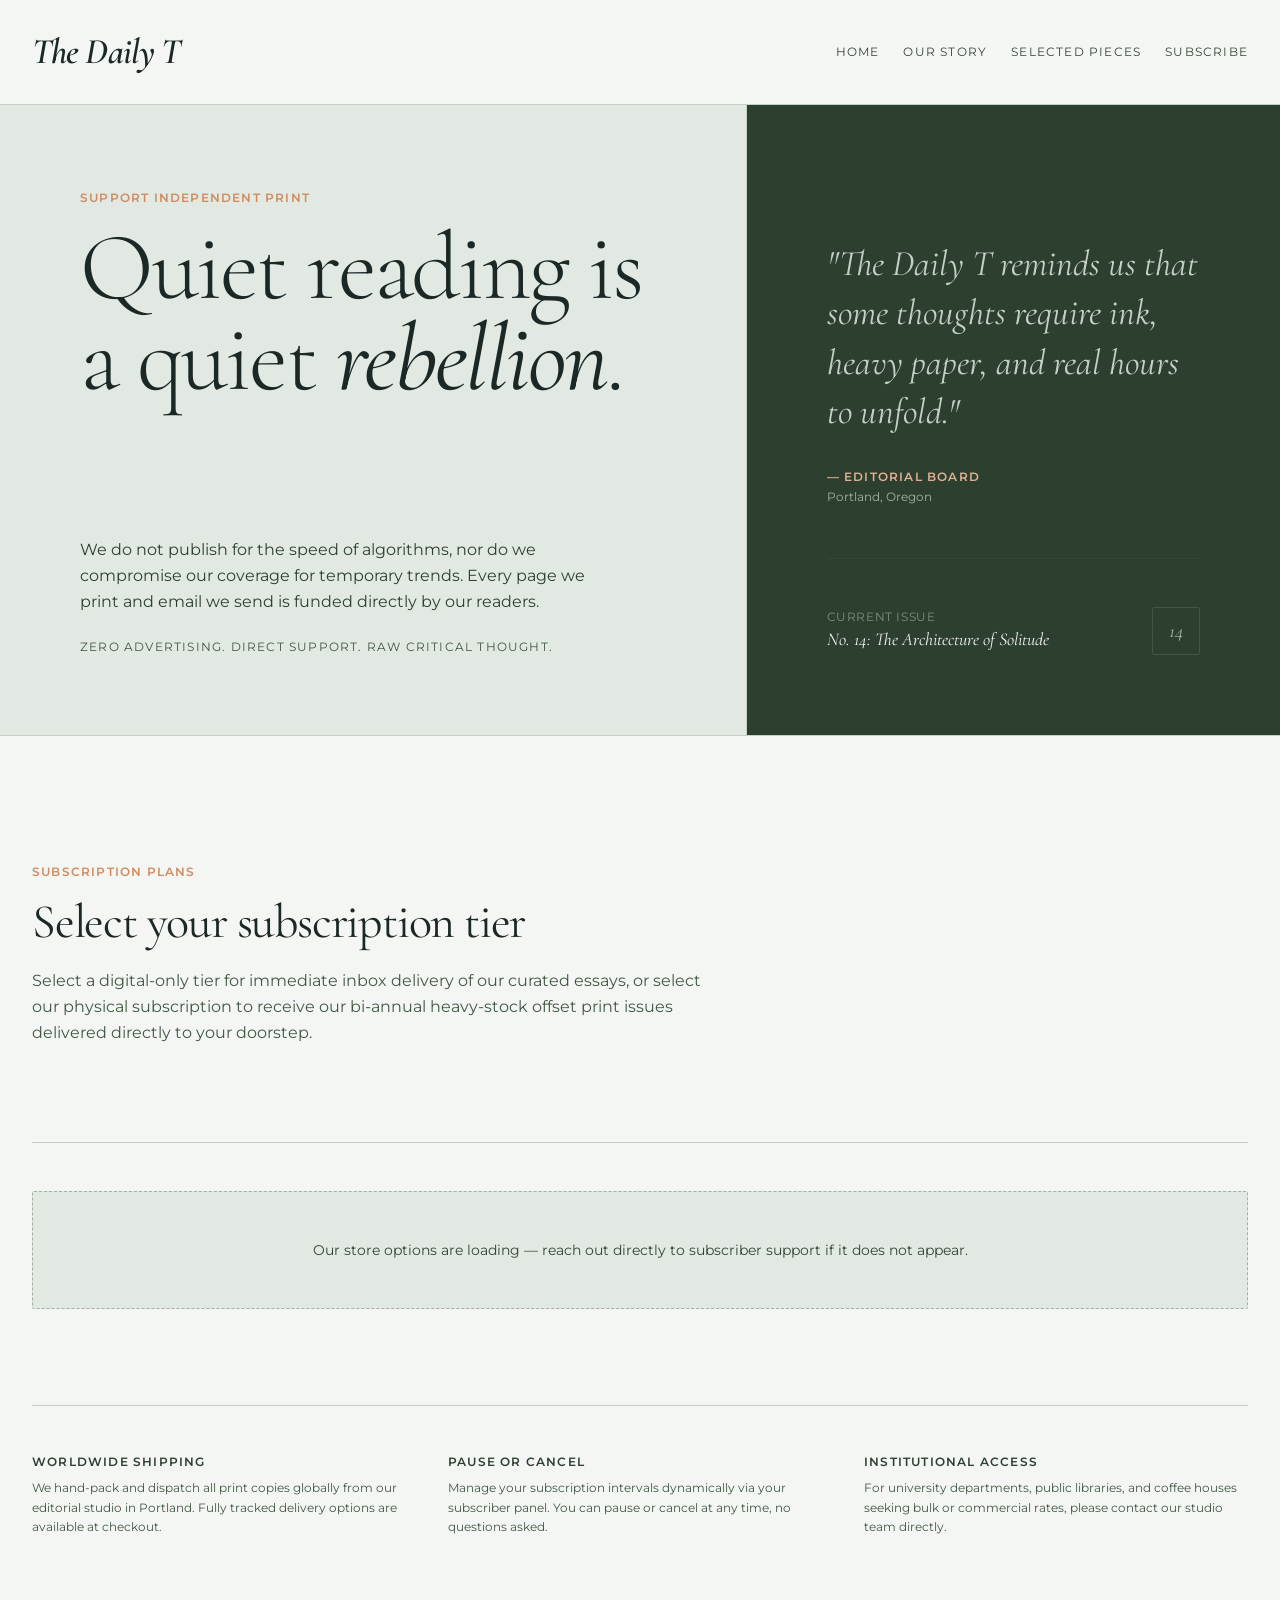
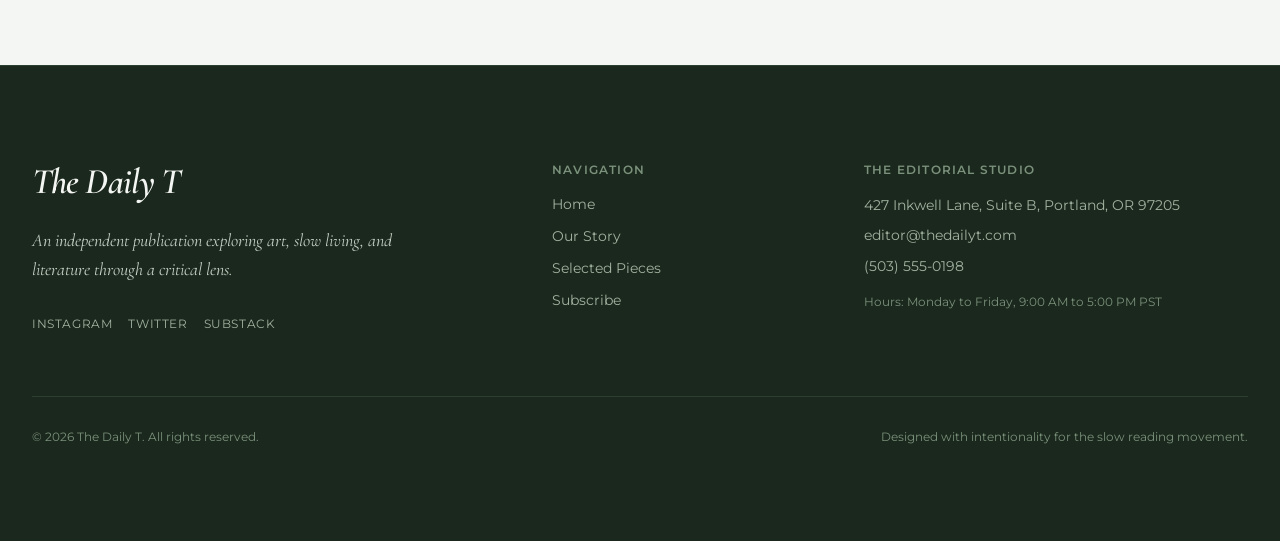
<file: subscribe.html>
<!DOCTYPE html>
<html lang="en">
<head>
<meta charset="utf-8">
<meta name="viewport" content="width=device-width, initial-scale=1">
<title>Subscribe to The Daily T | Support Slow Journalism</title>
<meta name="description" content="Choose your subscription level to receive our physical print editions, exclusive digital essays, and curated weekly dispatches.">
<link rel="canonical" href="https://the-daily-t-762c.sites.tibly.ai/subscribe">
<meta property="og:type" content="website">
<meta property="og:url" content="https://the-daily-t-762c.sites.tibly.ai/subscribe">
<meta property="og:site_name" content="The Daily T">
<meta property="og:title" content="Subscribe to The Daily T | Support Slow Journalism">
<meta property="og:description" content="Choose your subscription level to receive our physical print editions, exclusive digital essays, and curated weekly dispatches.">
<meta name="twitter:card" content="summary_large_image">
<link rel="icon" href="/favicon.svg" type="image/svg+xml">
<link rel="preconnect" href="https://fonts.googleapis.com">
<link rel="preconnect" href="https://fonts.gstatic.com" crossorigin>
<link href="https://fonts.googleapis.com/css2?family=Cormorant+Garamond:ital,wght@0,300;0,400;0,600;1,400&family=Montserrat:wght@300;400;500;600&display=swap" rel="stylesheet">
<link rel="stylesheet" href="/styles.css?v=2ec50cb2">
</head>
<body>
<!-- block:header -->
<header class="w-full bg-brand-50 border-b border-brand-200">
  <div class="max-w-7xl mx-auto px-4 sm:px-6 lg:px-8">
    <div class="flex flex-col md:flex-row md:items-center md:justify-between py-6 md:py-8 gap-4">
      <div class="flex items-center justify-between">
        <a href="/" class="group focus:outline-none">
          <span class="font-display italic text-3xl md:text-4xl tracking-tight text-ink font-semibold" data-tibly-field="business-name">The Daily T</span>
        </a>
      </div>
      <nav class="flex flex-wrap items-center gap-x-6 gap-y-2 text-xs uppercase tracking-widest font-body text-brand-700">
        <a href="/" class="hover:text-ink transition-colors duration-200 py-1 border-b border-transparent hover:border-accent-400">Home</a>
        <a href="/about" class="hover:text-ink transition-colors duration-200 py-1 border-b border-transparent hover:border-accent-400">Our Story</a>
        <a href="/archive" class="hover:text-ink transition-colors duration-200 py-1 border-b border-transparent hover:border-accent-400">Selected Pieces</a>
        <a href="/subscribe" class="hover:text-ink transition-colors duration-200 py-1 border-b border-transparent hover:border-accent-400">Subscribe</a>
      </nav>
    </div>
  </div>
</header>
<!-- /block:header -->
<!-- block:statement-hero -->
<section class="relative bg-brand-50 border-b border-brand-200 overflow-hidden" data-block="statement-hero">
  <div class="grid grid-cols-1 lg:grid-cols-12 min-h-[60vh] lg:min-h-[70vh]">
    
    <!-- Left Column: Pale Sage Brand Tone with Statement Typography -->
    <div class="lg:col-span-7 flex flex-col justify-between p-8 sm:p-12 lg:p-20 bg-brand-100 border-b lg:border-b-0 lg:border-r border-brand-200">
      <div class="space-y-4">
        <span class="inline-block text-accent-400 font-body text-xs tracking-widest uppercase font-semibold">Support Independent Print</span>
        <h1 class="font-display text-5xl sm:text-6xl lg:text-7xl xl:text-8xl tracking-tight text-ink leading-[0.95] font-light">
          Quiet reading is a quiet <span class="italic font-normal">rebellion</span>.
        </h1>
      </div>
      
      <div class="mt-12 lg:mt-24 max-w-lg space-y-6">
        <p class="font-body text-sm sm:text-base text-brand-800 leading-relaxed">
          We do not publish for the speed of algorithms, nor do we compromise our coverage for temporary trends. Every page we print and email we send is funded directly by our readers. 
        </p>
        <p class="font-body text-xs tracking-widest text-brand-600 uppercase">
          Zero advertising. Direct support. Raw critical thought.
        </p>
      </div>
    </div>

    <!-- Right Column: Deep Forest Tone & Visual Anchor -->
    <div class="lg:col-span-5 flex flex-col justify-between p-8 sm:p-12 lg:p-20 bg-brand-800 text-brand-100 relative">
      <!-- Background pattern subtlety -->
      <div class="absolute inset-0 opacity-5 mix-blend-overlay bg-[radial-gradient(#c5d0c5_1px,transparent_1px)] [background-size:16px_16px]"></div>
      
      <div class="relative z-10 space-y-8 my-auto">
        <h2 class="font-display italic text-3xl sm:text-4xl text-brand-200 leading-snug">
          "The Daily T reminds us that some thoughts require ink, heavy paper, and real hours to unfold."
        </h2>
        <div class="space-y-1">
          <p class="font-body text-xs tracking-widest uppercase text-accent-300 font-semibold">— Editorial Board</p>
          <p class="font-body text-xs text-brand-300">Portland, Oregon</p>
        </div>
      </div>

      <div class="relative z-10 pt-12 border-t border-brand-700 mt-12 lg:mt-0 flex flex-col sm:flex-row items-start sm:items-center justify-between gap-4">
        <div>
          <p class="font-body text-xs text-brand-400 uppercase tracking-wider">Current Issue</p>
          <p class="font-display text-lg text-brand-50 italic">No. 14: The Architecture of Solitude</p>
        </div>
        <div class="h-12 w-12 border border-brand-600 flex items-center justify-center rounded-sm">
          <span class="font-display text-brand-300 italic text-xl">14</span>
        </div>
      </div>
    </div>

  </div>
</section>
<!-- /block:statement-hero -->
<!-- block:shop -->
<section class="bg-brand-50 py-16 sm:py-24 lg:py-32" data-block="shop">
  <div class="max-w-7xl mx-auto px-4 sm:px-6 lg:px-8">
    
    <!-- Section Header -->
    <div class="max-w-3xl mb-16 sm:mb-24">
      <span class="text-accent-400 font-body text-xs tracking-widest uppercase font-semibold block mb-3">Subscription Plans</span>
      <h2 class="font-display text-4xl sm:text-5xl tracking-tight text-ink leading-tight">
        Select your subscription tier
      </h2>
      <p class="font-body text-sm sm:text-base text-brand-600 mt-4 leading-relaxed max-w-2xl">
        Select a digital-only tier for immediate inbox delivery of our curated essays, or select our physical subscription to receive our bi-annual heavy-stock offset print issues delivered directly to your doorstep.
      </p>
    </div>

    <!-- Live Store Widget Container -->
    <div class="border-t border-brand-200 pt-12">
      <div data-tibly-store class="font-body text-sm text-brand-700 py-12 text-center bg-brand-100 border border-dashed border-brand-300 rounded-sm">
        Our store options are loading — reach out directly to subscriber support if it does not appear.
      </div>
    </div>

    <!-- Guarantee Notes -->
    <div class="mt-16 sm:mt-24 grid grid-cols-1 md:grid-cols-3 gap-8 pt-12 border-t border-brand-200">
      <div class="space-y-2">
        <h4 class="font-body text-xs tracking-widest uppercase font-semibold text-brand-800">Worldwide Shipping</h4>
        <p class="font-body text-xs text-brand-600 leading-relaxed">
          We hand-pack and dispatch all print copies globally from our editorial studio in Portland. Fully tracked delivery options are available at checkout.
        </p>
      </div>
      <div class="space-y-2">
        <h4 class="font-body text-xs tracking-widest uppercase font-semibold text-brand-800">Pause or Cancel</h4>
        <p class="font-body text-xs text-brand-600 leading-relaxed">
          Manage your subscription intervals dynamically via your subscriber panel. You can pause or cancel at any time, no questions asked.
        </p>
      </div>
      <div class="space-y-2">
        <h4 class="font-body text-xs tracking-widest uppercase font-semibold text-brand-800">Institutional Access</h4>
        <p class="font-body text-xs text-brand-600 leading-relaxed">
          For university departments, public libraries, and coffee houses seeking bulk or commercial rates, please contact our studio team directly.
        </p>
      </div>
    </div>

  </div>
</section>
<!-- /block:shop -->
<!-- block:footer -->
<footer class="w-full bg-brand-900 text-brand-100 border-t border-brand-800">
  <div class="max-w-7xl mx-auto px-4 sm:px-6 lg:px-8 py-16 lg:py-24">
    <div class="grid grid-cols-1 md:grid-cols-12 gap-12 lg:gap-8">
      
      <!-- Column 1: Identity -->
      <div class="md:col-span-5 space-y-6">
        <span class="font-display italic text-3xl md:text-4xl tracking-tight text-brand-50 font-semibold block" data-tibly-field="business-name">The Daily T</span>
        <p class="font-display text-lg text-brand-200 leading-relaxed max-w-sm italic">
          An independent publication exploring art, slow living, and literature through a critical lens.
        </p>
        <div class="flex space-x-4 pt-2" data-tibly-field="links">
          <a href="https://instagram.com" class="text-brand-300 hover:text-accent-300 transition-colors duration-200 text-xs tracking-wider uppercase font-body" aria-label="Instagram">Instagram</a>
          <a href="https://twitter.com" class="text-brand-300 hover:text-accent-300 transition-colors duration-200 text-xs tracking-wider uppercase font-body" aria-label="Twitter">Twitter</a>
          <a href="https://substack.com" class="text-brand-300 hover:text-accent-300 transition-colors duration-200 text-xs tracking-wider uppercase font-body" aria-label="Substack">Substack</a>
        </div>
      </div>

      <!-- Column 2: Navigation -->
      <div class="md:col-span-3 space-y-4">
        <h3 class="font-body text-xs tracking-widest text-brand-400 uppercase font-semibold">Navigation</h3>
        <nav class="flex flex-col space-y-3 font-body text-sm text-brand-300">
          <a href="/" class="hover:text-brand-50 transition-colors duration-200">Home</a>
          <a href="/about" class="hover:text-brand-50 transition-colors duration-200">Our Story</a>
          <a href="/archive" class="hover:text-brand-50 transition-colors duration-200">Selected Pieces</a>
          <a href="/subscribe" class="hover:text-brand-50 transition-colors duration-200">Subscribe</a>
        </nav>
      </div>

      <!-- Column 3: Contact & Logistics -->
      <div class="md:col-span-4 space-y-4">
        <h3 class="font-body text-xs tracking-widest text-brand-400 uppercase font-semibold">The Editorial Studio</h3>
        <div class="font-body text-sm text-brand-300 space-y-2 leading-relaxed">
          <p data-tibly-field="address" class="block">427 Inkwell Lane, Suite B, Portland, OR 97205</p>
          <p class="block">
            <a href="mailto:editor@thedailyt.com" data-tibly-field="email" class="hover:text-brand-50 transition-colors duration-200">editor@thedailyt.com</a>
          </p>
          <p class="block">
            <a href="tel:+15035550198" data-tibly-field="phone" class="hover:text-brand-50 transition-colors duration-200">(503) 555-0198</a>
          </p>
          <div class="pt-2 text-xs text-brand-400">
            <span>Hours: </span>
            <span data-tibly-field="hours">Monday to Friday, 9:00 AM to 5:00 PM PST</span>
          </div>
        </div>
      </div>

    </div>

    <!-- Bottom Copyright -->
    <div class="mt-16 pt-8 border-t border-brand-800 flex flex-col md:flex-row justify-between items-center gap-4 text-xs font-body text-brand-400">
      <p>&copy; 2026 <span data-tibly-field="business-name">The Daily T</span>. All rights reserved.</p>
      <p>Designed with intentionality for the slow reading movement.</p>
    </div>
  </div>
</footer>
<!-- /block:footer -->
  <script async src="https://api.tibly.ai/widget/v1.js"></script>
</body>
</html>
</file>
<file: styles.css>
/*! tailwindcss v4.3.2 | MIT License | https://tailwindcss.com */
@layer properties{@supports (((-webkit-hyphens:none)) and (not (margin-trim:inline))) or ((-moz-orient:inline) and (not (color:rgb(from red r g b)))){*,:before,:after,::backdrop{--tw-translate-x:0;--tw-translate-y:0;--tw-translate-z:0;--tw-rotate-x:initial;--tw-rotate-y:initial;--tw-rotate-z:initial;--tw-skew-x:initial;--tw-skew-y:initial;--tw-space-y-reverse:0;--tw-space-x-reverse:0;--tw-border-style:solid;--tw-leading:initial;--tw-font-weight:initial;--tw-tracking:initial;--tw-shadow:0 0 #0000;--tw-shadow-color:initial;--tw-shadow-alpha:100%;--tw-inset-shadow:0 0 #0000;--tw-inset-shadow-color:initial;--tw-inset-shadow-alpha:100%;--tw-ring-color:initial;--tw-ring-shadow:0 0 #0000;--tw-inset-ring-color:initial;--tw-inset-ring-shadow:0 0 #0000;--tw-ring-inset:initial;--tw-ring-offset-width:0px;--tw-ring-offset-color:#fff;--tw-ring-offset-shadow:0 0 #0000;--tw-blur:initial;--tw-brightness:initial;--tw-contrast:initial;--tw-grayscale:initial;--tw-hue-rotate:initial;--tw-invert:initial;--tw-opacity:initial;--tw-saturate:initial;--tw-sepia:initial;--tw-drop-shadow:initial;--tw-drop-shadow-color:initial;--tw-drop-shadow-alpha:100%;--tw-drop-shadow-size:initial;--tw-duration:initial;--tw-scale-x:1;--tw-scale-y:1;--tw-scale-z:1}}}@layer theme{:root,:host{--font-sans:ui-sans-serif, system-ui, sans-serif, "Apple Color Emoji", "Segoe UI Emoji", "Segoe UI Symbol", "Noto Color Emoji";--font-mono:ui-monospace, SFMono-Regular, Menlo, Monaco, Consolas, "Liberation Mono", "Courier New", monospace;--spacing:.25rem;--container-xs:20rem;--container-sm:24rem;--container-md:28rem;--container-lg:32rem;--container-xl:36rem;--container-2xl:42rem;--container-3xl:48rem;--container-4xl:56rem;--container-5xl:64rem;--container-7xl:80rem;--text-xs:.75rem;--text-xs--line-height:calc(1 / .75);--text-sm:.875rem;--text-sm--line-height:calc(1.25 / .875);--text-base:1rem;--text-base--line-height:calc(1.5 / 1);--text-lg:1.125rem;--text-lg--line-height:calc(1.75 / 1.125);--text-xl:1.25rem;--text-xl--line-height:calc(1.75 / 1.25);--text-2xl:1.5rem;--text-2xl--line-height:calc(2 / 1.5);--text-3xl:1.875rem;--text-3xl--line-height:calc(2.25 / 1.875);--text-4xl:2.25rem;--text-4xl--line-height:calc(2.5 / 2.25);--text-5xl:3rem;--text-5xl--line-height:1;--text-6xl:3.75rem;--text-6xl--line-height:1;--text-7xl:4.5rem;--text-7xl--line-height:1;--text-8xl:6rem;--text-8xl--line-height:1;--font-weight-light:300;--font-weight-normal:400;--font-weight-medium:500;--font-weight-semibold:600;--tracking-tight:-.025em;--tracking-wider:.05em;--tracking-widest:.1em;--leading-tight:1.25;--leading-snug:1.375;--leading-normal:1.5;--leading-relaxed:1.625;--radius-sm:2px;--radius-md:4px;--radius-lg:8px;--aspect-video:16 / 9;--default-transition-duration:.15s;--default-transition-timing-function:cubic-bezier(.4, 0, .2, 1);--default-font-family:var(--font-sans);--default-mono-font-family:var(--font-mono);--color-brand-50:#f4f6f4;--color-brand-100:#e2e8e2;--color-brand-200:#c5d0c5;--color-brand-300:#a1b2a1;--color-brand-400:#7a917b;--color-brand-500:#576f58;--color-brand-600:#425743;--color-brand-700:#354636;--color-brand-800:#2d4030;--color-brand-900:#1b281d;--color-accent-50:#fbf6f2;--color-accent-100:#f6ebdff;--color-accent-200:#ecd1be;--color-accent-300:#e0b093;--color-accent-400:#d08c60;--color-accent-500:#c27344;--color-accent-600:#aa5a35;--color-accent-700:#8d452b;--color-accent-800:#723827;--color-accent-900:#5d3023;--color-surface:#e2e8e2;--color-ink:#1c2826;--font-display:"Cormorant Garamond", Georgia, serif;--font-body:"Montserrat", system-ui, sans-serif}}@layer base{*,:after,:before,::backdrop{box-sizing:border-box;border:0 solid;margin:0;padding:0}::file-selector-button{box-sizing:border-box;border:0 solid;margin:0;padding:0}html,:host{-webkit-text-size-adjust:100%;tab-size:4;line-height:1.5;font-family:var(--default-font-family,ui-sans-serif, system-ui, sans-serif, "Apple Color Emoji", "Segoe UI Emoji", "Segoe UI Symbol", "Noto Color Emoji");font-feature-settings:var(--default-font-feature-settings,normal);font-variation-settings:var(--default-font-variation-settings,normal);-webkit-tap-highlight-color:transparent}hr{height:0;color:inherit;border-top-width:1px}abbr:where([title]){-webkit-text-decoration:underline dotted;text-decoration:underline dotted}h1,h2,h3,h4,h5,h6{font-size:inherit;font-weight:inherit}a{color:inherit;-webkit-text-decoration:inherit;-webkit-text-decoration:inherit;-webkit-text-decoration:inherit;text-decoration:inherit}b,strong{font-weight:bolder}code,kbd,samp,pre{font-family:var(--default-mono-font-family,ui-monospace, SFMono-Regular, Menlo, Monaco, Consolas, "Liberation Mono", "Courier New", monospace);font-feature-settings:var(--default-mono-font-feature-settings,normal);font-variation-settings:var(--default-mono-font-variation-settings,normal);font-size:1em}small{font-size:80%}sub,sup{vertical-align:baseline;font-size:75%;line-height:0;position:relative}sub{bottom:-.25em}sup{top:-.5em}table{text-indent:0;border-color:inherit;border-collapse:collapse}:-moz-focusring{outline:auto}progress{vertical-align:baseline}summary{display:list-item}ol,ul,menu{list-style:none}img,svg,video,canvas,audio,iframe,embed,object{vertical-align:middle;display:block}img,video{max-width:100%;height:auto}button,input,select,optgroup,textarea{font:inherit;font-feature-settings:inherit;font-variation-settings:inherit;letter-spacing:inherit;color:inherit;opacity:1;background-color:#0000;border-radius:0}::file-selector-button{font:inherit;font-feature-settings:inherit;font-variation-settings:inherit;letter-spacing:inherit;color:inherit;opacity:1;background-color:#0000;border-radius:0}:where(select:is([multiple],[size])) optgroup{font-weight:bolder}:where(select:is([multiple],[size])) optgroup option{padding-inline-start:20px}::file-selector-button{margin-inline-end:4px}::placeholder{opacity:1}@supports (not ((-webkit-appearance:-apple-pay-button))) or (contain-intrinsic-size:1px){::placeholder{color:currentColor}@supports (color:color-mix(in lab, red, red)){::placeholder{color:color-mix(in oklab, currentcolor 50%, transparent)}}}textarea{resize:vertical}::-webkit-search-decoration{-webkit-appearance:none}::-webkit-date-and-time-value{min-height:1lh;text-align:inherit}::-webkit-datetime-edit{display:inline-flex}::-webkit-datetime-edit-fields-wrapper{padding:0}::-webkit-datetime-edit{padding-block:0}::-webkit-datetime-edit-year-field{padding-block:0}::-webkit-datetime-edit-month-field{padding-block:0}::-webkit-datetime-edit-day-field{padding-block:0}::-webkit-datetime-edit-hour-field{padding-block:0}::-webkit-datetime-edit-minute-field{padding-block:0}::-webkit-datetime-edit-second-field{padding-block:0}::-webkit-datetime-edit-millisecond-field{padding-block:0}::-webkit-datetime-edit-meridiem-field{padding-block:0}::-webkit-calendar-picker-indicator{line-height:1}:-moz-ui-invalid{box-shadow:none}button,input:where([type=button],[type=reset],[type=submit]){appearance:button}::file-selector-button{appearance:button}::-webkit-inner-spin-button{height:auto}::-webkit-outer-spin-button{height:auto}[hidden]:where(:not([hidden=until-found])){display:none!important}}@layer components{.btn{border-style:var(--tw-border-style);border-width:1px;border-color:var(--color-brand-800);padding-inline:calc(var(--spacing) * 6);padding-block:calc(var(--spacing) * 3);font-family:var(--font-body);font-size:var(--text-xs);line-height:var(--tw-leading,var(--text-xs--line-height));--tw-tracking:var(--tracking-widest);letter-spacing:var(--tracking-widest);color:var(--color-brand-800);text-transform:uppercase;transition-property:color,background-color,border-color,outline-color,text-decoration-color,fill,stroke,--tw-gradient-from,--tw-gradient-via,--tw-gradient-to;transition-timing-function:var(--tw-ease,var(--default-transition-timing-function));transition-duration:var(--tw-duration,var(--default-transition-duration));--tw-duration:.2s;justify-content:center;align-items:center;transition-duration:.2s;display:inline-flex}@media (hover:hover){.btn:hover{background-color:var(--color-brand-800);color:var(--color-brand-50)}}.btn:focus{--tw-ring-shadow:var(--tw-ring-inset,) 0 0 0 calc(1px + var(--tw-ring-offset-width)) var(--tw-ring-color,currentcolor);box-shadow:var(--tw-inset-shadow), var(--tw-inset-ring-shadow), var(--tw-ring-offset-shadow), var(--tw-ring-shadow), var(--tw-shadow);--tw-ring-color:var(--color-brand-800);--tw-ring-offset-width:2px;--tw-ring-offset-shadow:var(--tw-ring-inset,) 0 0 0 var(--tw-ring-offset-width) var(--tw-ring-offset-color);--tw-outline-style:none;outline-style:none}.btn-accent{background-color:var(--color-accent-400);padding-inline:calc(var(--spacing) * 6);padding-block:calc(var(--spacing) * 3);font-family:var(--font-body);font-size:var(--text-xs);line-height:var(--tw-leading,var(--text-xs--line-height));--tw-tracking:var(--tracking-widest);letter-spacing:var(--tracking-widest);color:var(--color-brand-50);text-transform:uppercase;transition-property:color,background-color,border-color,outline-color,text-decoration-color,fill,stroke,--tw-gradient-from,--tw-gradient-via,--tw-gradient-to;transition-timing-function:var(--tw-ease,var(--default-transition-timing-function));transition-duration:var(--tw-duration,var(--default-transition-duration));--tw-duration:.2s;justify-content:center;align-items:center;transition-duration:.2s;display:inline-flex}@media (hover:hover){.btn-accent:hover{background-color:var(--color-accent-500)}}.btn-accent:focus{--tw-ring-shadow:var(--tw-ring-inset,) 0 0 0 calc(1px + var(--tw-ring-offset-width)) var(--tw-ring-color,currentcolor);box-shadow:var(--tw-inset-shadow), var(--tw-inset-ring-shadow), var(--tw-ring-offset-shadow), var(--tw-ring-shadow), var(--tw-shadow);--tw-ring-color:var(--color-accent-400);--tw-ring-offset-width:2px;--tw-ring-offset-shadow:var(--tw-ring-inset,) 0 0 0 var(--tw-ring-offset-width) var(--tw-ring-offset-color);--tw-outline-style:none;outline-style:none}.card{border-style:var(--tw-border-style);border-width:1px;border-color:var(--color-brand-200);background-color:var(--color-brand-50);padding:calc(var(--spacing) * 6);transition-property:all;transition-timing-function:var(--tw-ease,var(--default-transition-timing-function));transition-duration:var(--tw-duration,var(--default-transition-duration));--tw-duration:.2s;transition-duration:.2s}}@layer utilities{.pointer-events-none{pointer-events:none}.absolute{position:absolute}.relative{position:relative}.inset-0{inset:0}.top-1\/2{top:50%}.-bottom-6{bottom:calc(var(--spacing) * -6)}.-left-6{left:calc(var(--spacing) * -6)}.left-0{left:0}.left-1\/2{left:50%}.z-10{z-index:10}.m-2{margin:calc(var(--spacing) * 2)}.mx-auto{margin-inline:auto}.my-8{margin-block:calc(var(--spacing) * 8)}.my-auto{margin-block:auto}.mt-1{margin-top:var(--spacing)}.mt-3{margin-top:calc(var(--spacing) * 3)}.mt-4{margin-top:calc(var(--spacing) * 4)}.mt-8{margin-top:calc(var(--spacing) * 8)}.mt-12{margin-top:calc(var(--spacing) * 12)}.mt-16{margin-top:calc(var(--spacing) * 16)}.mb-2{margin-bottom:calc(var(--spacing) * 2)}.mb-3{margin-bottom:calc(var(--spacing) * 3)}.mb-6{margin-bottom:calc(var(--spacing) * 6)}.mb-8{margin-bottom:calc(var(--spacing) * 8)}.mb-10{margin-bottom:calc(var(--spacing) * 10)}.mb-12{margin-bottom:calc(var(--spacing) * 12)}.mb-16{margin-bottom:calc(var(--spacing) * 16)}.ml-2{margin-left:calc(var(--spacing) * 2)}.block{display:block}.flex{display:flex}.grid{display:grid}.hidden{display:none}.inline-block{display:inline-block}.inline-flex{display:inline-flex}.table{display:table}.aspect-4\/3{aspect-ratio:4/3}.aspect-4\/5{aspect-ratio:4/5}.aspect-16\/9{aspect-ratio:16/9}.aspect-\[3\/4\]{aspect-ratio:3/4}.aspect-square{aspect-ratio:1}.aspect-video{aspect-ratio:var(--aspect-video)}.h-1\.5{height:calc(var(--spacing) * 1.5)}.h-12{height:calc(var(--spacing) * 12)}.h-48{height:calc(var(--spacing) * 48)}.h-\[800px\]{height:800px}.h-full{height:100%}.h-px{height:1px}.min-h-\[60vh\]{min-height:60vh}.w-1{width:var(--spacing)}.w-1\.5{width:calc(var(--spacing) * 1.5)}.w-8{width:calc(var(--spacing) * 8)}.w-12{width:calc(var(--spacing) * 12)}.w-20{width:calc(var(--spacing) * 20)}.w-\[800px\]{width:800px}.w-full{width:100%}.max-w-2xl{max-width:var(--container-2xl)}.max-w-3xl{max-width:var(--container-3xl)}.max-w-4xl{max-width:var(--container-4xl)}.max-w-5xl{max-width:var(--container-5xl)}.max-w-7xl{max-width:var(--container-7xl)}.max-w-\[200px\]{max-width:200px}.max-w-lg{max-width:var(--container-lg)}.max-w-md{max-width:var(--container-md)}.max-w-prose{max-width:65ch}.max-w-sm{max-width:var(--container-sm)}.max-w-xl{max-width:var(--container-xl)}.max-w-xs{max-width:var(--container-xs)}.-translate-x-1\/2{--tw-translate-x:calc(calc(1 / 2 * 100%) * -1);translate:var(--tw-translate-x) var(--tw-translate-y)}.-translate-y-1\/2{--tw-translate-y:calc(calc(1 / 2 * 100%) * -1);translate:var(--tw-translate-x) var(--tw-translate-y)}.transform{transform:var(--tw-rotate-x,) var(--tw-rotate-y,) var(--tw-rotate-z,) var(--tw-skew-x,) var(--tw-skew-y,)}.grid-cols-1{grid-template-columns:repeat(1,minmax(0,1fr))}.grid-cols-2{grid-template-columns:repeat(2,minmax(0,1fr))}.flex-col{flex-direction:column}.flex-wrap{flex-wrap:wrap}.items-baseline{align-items:baseline}.items-center{align-items:center}.items-start{align-items:flex-start}.justify-between{justify-content:space-between}.justify-center{justify-content:center}.gap-1{gap:var(--spacing)}.gap-2{gap:calc(var(--spacing) * 2)}.gap-4{gap:calc(var(--spacing) * 4)}.gap-6{gap:calc(var(--spacing) * 6)}.gap-8{gap:calc(var(--spacing) * 8)}.gap-12{gap:calc(var(--spacing) * 12)}:where(.space-y-1>:not(:last-child)){--tw-space-y-reverse:0;margin-block-start:calc(var(--spacing) * var(--tw-space-y-reverse));margin-block-end:calc(var(--spacing) * calc(1 - var(--tw-space-y-reverse)))}:where(.space-y-2>:not(:last-child)){--tw-space-y-reverse:0;margin-block-start:calc(calc(var(--spacing) * 2) * var(--tw-space-y-reverse));margin-block-end:calc(calc(var(--spacing) * 2) * calc(1 - var(--tw-space-y-reverse)))}:where(.space-y-3>:not(:last-child)){--tw-space-y-reverse:0;margin-block-start:calc(calc(var(--spacing) * 3) * var(--tw-space-y-reverse));margin-block-end:calc(calc(var(--spacing) * 3) * calc(1 - var(--tw-space-y-reverse)))}:where(.space-y-4>:not(:last-child)){--tw-space-y-reverse:0;margin-block-start:calc(calc(var(--spacing) * 4) * var(--tw-space-y-reverse));margin-block-end:calc(calc(var(--spacing) * 4) * calc(1 - var(--tw-space-y-reverse)))}:where(.space-y-6>:not(:last-child)){--tw-space-y-reverse:0;margin-block-start:calc(calc(var(--spacing) * 6) * var(--tw-space-y-reverse));margin-block-end:calc(calc(var(--spacing) * 6) * calc(1 - var(--tw-space-y-reverse)))}:where(.space-y-8>:not(:last-child)){--tw-space-y-reverse:0;margin-block-start:calc(calc(var(--spacing) * 8) * var(--tw-space-y-reverse));margin-block-end:calc(calc(var(--spacing) * 8) * calc(1 - var(--tw-space-y-reverse)))}:where(.space-y-24>:not(:last-child)){--tw-space-y-reverse:0;margin-block-start:calc(calc(var(--spacing) * 24) * var(--tw-space-y-reverse));margin-block-end:calc(calc(var(--spacing) * 24) * calc(1 - var(--tw-space-y-reverse)))}.gap-x-6{column-gap:calc(var(--spacing) * 6)}:where(.space-x-4>:not(:last-child)){--tw-space-x-reverse:0;margin-inline-start:calc(calc(var(--spacing) * 4) * var(--tw-space-x-reverse));margin-inline-end:calc(calc(var(--spacing) * 4) * calc(1 - var(--tw-space-x-reverse)))}.gap-y-2{row-gap:calc(var(--spacing) * 2)}.overflow-hidden{overflow:hidden}.rounded-full{border-radius:3.40282e38px}.rounded-sm{border-radius:var(--radius-sm)}.border{border-style:var(--tw-border-style);border-width:1px}.border-t{border-top-style:var(--tw-border-style);border-top-width:1px}.border-b{border-bottom-style:var(--tw-border-style);border-bottom-width:1px}.border-dashed{--tw-border-style:dashed;border-style:dashed}.border-accent-200{border-color:var(--color-accent-200)}.border-brand-100{border-color:var(--color-brand-100)}.border-brand-200{border-color:var(--color-brand-200)}.border-brand-300{border-color:var(--color-brand-300)}.border-brand-600{border-color:var(--color-brand-600)}.border-brand-700{border-color:var(--color-brand-700)}.border-brand-800{border-color:var(--color-brand-800)}.border-transparent{border-color:#0000}.bg-accent-400{background-color:var(--color-accent-400)}.bg-brand-50{background-color:var(--color-brand-50)}.bg-brand-100{background-color:var(--color-brand-100)}.bg-brand-700{background-color:var(--color-brand-700)}.bg-brand-800{background-color:var(--color-brand-800)}.bg-brand-900{background-color:var(--color-brand-900)}.bg-radial-\[circle_at_center\,_var\(--color-brand-100\)_0\%\,_transparent_100\%\]{--tw-gradient-position:circle at center, var(--color-brand-100) 0%, transparent 100%;background-image:radial-gradient(var(--tw-gradient-stops,circle at center, var(--color-brand-100) 0%, transparent 100%))}.bg-\[radial-gradient\(\#c5d0c5_1px\,transparent_1px\)\]{background-image:radial-gradient(#c5d0c5 1px,#0000 1px)}.\[background-size\:16px_16px\]{background-size:16px 16px}.object-cover{object-fit:cover}.p-4{padding:calc(var(--spacing) * 4)}.p-6{padding:calc(var(--spacing) * 6)}.p-8{padding:calc(var(--spacing) * 8)}.px-2{padding-inline:calc(var(--spacing) * 2)}.px-3{padding-inline:calc(var(--spacing) * 3)}.px-4{padding-inline:calc(var(--spacing) * 4)}.px-6{padding-inline:calc(var(--spacing) * 6)}.px-8{padding-inline:calc(var(--spacing) * 8)}.py-1{padding-block:var(--spacing)}.py-2{padding-block:calc(var(--spacing) * 2)}.py-3{padding-block:calc(var(--spacing) * 3)}.py-4{padding-block:calc(var(--spacing) * 4)}.py-6{padding-block:calc(var(--spacing) * 6)}.py-10{padding-block:calc(var(--spacing) * 10)}.py-12{padding-block:calc(var(--spacing) * 12)}.py-16{padding-block:calc(var(--spacing) * 16)}.py-20{padding-block:calc(var(--spacing) * 20)}.py-24{padding-block:calc(var(--spacing) * 24)}.pt-2{padding-top:calc(var(--spacing) * 2)}.pt-4{padding-top:calc(var(--spacing) * 4)}.pt-6{padding-top:calc(var(--spacing) * 6)}.pt-8{padding-top:calc(var(--spacing) * 8)}.pt-12{padding-top:calc(var(--spacing) * 12)}.pb-2{padding-bottom:calc(var(--spacing) * 2)}.pb-8{padding-bottom:calc(var(--spacing) * 8)}.text-center{text-align:center}.text-left{text-align:left}.font-body{font-family:var(--font-body)}.font-display{font-family:var(--font-display)}.text-2xl{font-size:var(--text-2xl);line-height:var(--tw-leading,var(--text-2xl--line-height))}.text-3xl{font-size:var(--text-3xl);line-height:var(--tw-leading,var(--text-3xl--line-height))}.text-4xl{font-size:var(--text-4xl);line-height:var(--tw-leading,var(--text-4xl--line-height))}.text-5xl{font-size:var(--text-5xl);line-height:var(--tw-leading,var(--text-5xl--line-height))}.text-base{font-size:var(--text-base);line-height:var(--tw-leading,var(--text-base--line-height))}.text-lg{font-size:var(--text-lg);line-height:var(--tw-leading,var(--text-lg--line-height))}.text-sm{font-size:var(--text-sm);line-height:var(--tw-leading,var(--text-sm--line-height))}.text-xl{font-size:var(--text-xl);line-height:var(--tw-leading,var(--text-xl--line-height))}.text-xs{font-size:var(--text-xs);line-height:var(--tw-leading,var(--text-xs--line-height))}.text-\[10px\]{font-size:10px}.leading-\[0\.9\]{--tw-leading:.9;line-height:.9}.leading-\[0\.95\]{--tw-leading:.95;line-height:.95}.leading-none{--tw-leading:1;line-height:1}.leading-normal{--tw-leading:var(--leading-normal);line-height:var(--leading-normal)}.leading-relaxed{--tw-leading:var(--leading-relaxed);line-height:var(--leading-relaxed)}.leading-snug{--tw-leading:var(--leading-snug);line-height:var(--leading-snug)}.leading-tight{--tw-leading:var(--leading-tight);line-height:var(--leading-tight)}.font-light{--tw-font-weight:var(--font-weight-light);font-weight:var(--font-weight-light)}.font-medium{--tw-font-weight:var(--font-weight-medium);font-weight:var(--font-weight-medium)}.font-normal{--tw-font-weight:var(--font-weight-normal);font-weight:var(--font-weight-normal)}.font-semibold{--tw-font-weight:var(--font-weight-semibold);font-weight:var(--font-weight-semibold)}.tracking-tight{--tw-tracking:var(--tracking-tight);letter-spacing:var(--tracking-tight)}.tracking-wider{--tw-tracking:var(--tracking-wider);letter-spacing:var(--tracking-wider)}.tracking-widest{--tw-tracking:var(--tracking-widest);letter-spacing:var(--tracking-widest)}.whitespace-nowrap{white-space:nowrap}.text-accent-300{color:var(--color-accent-300)}.text-accent-400{color:var(--color-accent-400)}.text-accent-500{color:var(--color-accent-500)}.text-accent-600{color:var(--color-accent-600)}.text-brand-50{color:var(--color-brand-50)}.text-brand-100{color:var(--color-brand-100)}.text-brand-200{color:var(--color-brand-200)}.text-brand-300{color:var(--color-brand-300)}.text-brand-400{color:var(--color-brand-400)}.text-brand-500{color:var(--color-brand-500)}.text-brand-600{color:var(--color-brand-600)}.text-brand-700{color:var(--color-brand-700)}.text-brand-800{color:var(--color-brand-800)}.text-brand-900{color:var(--color-brand-900)}.text-ink{color:var(--color-ink)}.uppercase{text-transform:uppercase}.italic{font-style:italic}.opacity-5{opacity:.05}.opacity-10{opacity:.1}.opacity-40{opacity:.4}.mix-blend-overlay{mix-blend-mode:overlay}.shadow-sm{--tw-shadow:0 1px 3px 0 var(--tw-shadow-color,#0000001a), 0 1px 2px -1px var(--tw-shadow-color,#0000001a);box-shadow:var(--tw-inset-shadow), var(--tw-inset-ring-shadow), var(--tw-ring-offset-shadow), var(--tw-ring-shadow), var(--tw-shadow)}.brightness-95{--tw-brightness:brightness(95%);filter:var(--tw-blur,) var(--tw-brightness,) var(--tw-contrast,) var(--tw-grayscale,) var(--tw-hue-rotate,) var(--tw-invert,) var(--tw-saturate,) var(--tw-sepia,) var(--tw-drop-shadow,)}.contrast-105{--tw-contrast:contrast(105%);filter:var(--tw-blur,) var(--tw-brightness,) var(--tw-contrast,) var(--tw-grayscale,) var(--tw-hue-rotate,) var(--tw-invert,) var(--tw-saturate,) var(--tw-sepia,) var(--tw-drop-shadow,)}.contrast-110{--tw-contrast:contrast(110%);filter:var(--tw-blur,) var(--tw-brightness,) var(--tw-contrast,) var(--tw-grayscale,) var(--tw-hue-rotate,) var(--tw-invert,) var(--tw-saturate,) var(--tw-sepia,) var(--tw-drop-shadow,)}.contrast-115{--tw-contrast:contrast(115%);filter:var(--tw-blur,) var(--tw-brightness,) var(--tw-contrast,) var(--tw-grayscale,) var(--tw-hue-rotate,) var(--tw-invert,) var(--tw-saturate,) var(--tw-sepia,) var(--tw-drop-shadow,)}.grayscale{--tw-grayscale:grayscale(100%);filter:var(--tw-blur,) var(--tw-brightness,) var(--tw-contrast,) var(--tw-grayscale,) var(--tw-hue-rotate,) var(--tw-invert,) var(--tw-saturate,) var(--tw-sepia,) var(--tw-drop-shadow,)}.transition-all{transition-property:all;transition-timing-function:var(--tw-ease,var(--default-transition-timing-function));transition-duration:var(--tw-duration,var(--default-transition-duration))}.transition-colors{transition-property:color,background-color,border-color,outline-color,text-decoration-color,fill,stroke,--tw-gradient-from,--tw-gradient-via,--tw-gradient-to;transition-timing-function:var(--tw-ease,var(--default-transition-timing-function));transition-duration:var(--tw-duration,var(--default-transition-duration))}.transition-transform{transition-property:transform,translate,scale,rotate;transition-timing-function:var(--tw-ease,var(--default-transition-timing-function));transition-duration:var(--tw-duration,var(--default-transition-duration))}.duration-200{--tw-duration:.2s;transition-duration:.2s}.duration-300{--tw-duration:.3s;transition-duration:.3s}.duration-500{--tw-duration:.5s;transition-duration:.5s}@media (hover:hover){.group-hover\:translate-x-1:is(:where(.group):hover *){--tw-translate-x:var(--spacing);translate:var(--tw-translate-x) var(--tw-translate-y)}.group-hover\:text-accent-700:is(:where(.group):hover *){color:var(--color-accent-700)}}.first-letter\:float-left:first-letter{float:left}.first-letter\:mr-3:first-letter{margin-right:calc(var(--spacing) * 3)}.first-letter\:font-display:first-letter{font-family:var(--font-display)}.first-letter\:text-7xl:first-letter{font-size:var(--text-7xl);line-height:var(--tw-leading,var(--text-7xl--line-height))}.first-letter\:leading-none:first-letter{--tw-leading:1;line-height:1}.first-letter\:font-light:first-letter{--tw-font-weight:var(--font-weight-light);font-weight:var(--font-weight-light)}.first-letter\:text-accent-400:first-letter{color:var(--color-accent-400)}.placeholder\:text-brand-400::placeholder{color:var(--color-brand-400)}@media (hover:hover){.hover\:scale-105:hover{--tw-scale-x:105%;--tw-scale-y:105%;--tw-scale-z:105%;scale:var(--tw-scale-x) var(--tw-scale-y)}.hover\:border-accent-400:hover{border-color:var(--color-accent-400)}.hover\:bg-accent-400:hover{background-color:var(--color-accent-400)}.hover\:bg-brand-50\/50:hover{background-color:#f4f6f480}@supports (color:color-mix(in lab, red, red)){.hover\:bg-brand-50\/50:hover{background-color:color-mix(in oklab, var(--color-brand-50) 50%, transparent)}}.hover\:bg-brand-700:hover{background-color:var(--color-brand-700)}.hover\:text-accent-300:hover{color:var(--color-accent-300)}.hover\:text-accent-500:hover{color:var(--color-accent-500)}.hover\:text-accent-600:hover{color:var(--color-accent-600)}.hover\:text-brand-50:hover{color:var(--color-brand-50)}.hover\:text-ink:hover{color:var(--color-ink)}.hover\:grayscale-0:hover{--tw-grayscale:grayscale(0%);filter:var(--tw-blur,) var(--tw-brightness,) var(--tw-contrast,) var(--tw-grayscale,) var(--tw-hue-rotate,) var(--tw-invert,) var(--tw-saturate,) var(--tw-sepia,) var(--tw-drop-shadow,)}}.focus\:border-brand-800:focus{border-color:var(--color-brand-800)}.focus\:ring-1:focus{--tw-ring-shadow:var(--tw-ring-inset,) 0 0 0 calc(1px + var(--tw-ring-offset-width)) var(--tw-ring-color,currentcolor);box-shadow:var(--tw-inset-shadow), var(--tw-inset-ring-shadow), var(--tw-ring-offset-shadow), var(--tw-ring-shadow), var(--tw-shadow)}.focus\:ring-brand-800:focus{--tw-ring-color:var(--color-brand-800)}.focus\:outline-none:focus{--tw-outline-style:none;outline-style:none}@media (min-width:40rem){.sm\:mt-24{margin-top:calc(var(--spacing) * 24)}.sm\:mb-24{margin-bottom:calc(var(--spacing) * 24)}.sm\:flex-row{flex-direction:row}.sm\:items-center{align-items:center}.sm\:p-12{padding:calc(var(--spacing) * 12)}.sm\:px-6{padding-inline:calc(var(--spacing) * 6)}.sm\:px-8{padding-inline:calc(var(--spacing) * 8)}.sm\:py-24{padding-block:calc(var(--spacing) * 24)}.sm\:text-4xl{font-size:var(--text-4xl);line-height:var(--tw-leading,var(--text-4xl--line-height))}.sm\:text-5xl{font-size:var(--text-5xl);line-height:var(--tw-leading,var(--text-5xl--line-height))}.sm\:text-6xl{font-size:var(--text-6xl);line-height:var(--tw-leading,var(--text-6xl--line-height))}.sm\:text-base{font-size:var(--text-base);line-height:var(--tw-leading,var(--text-base--line-height))}.sm\:text-xl{font-size:var(--text-xl);line-height:var(--tw-leading,var(--text-xl--line-height))}}@media (min-width:48rem){.md\:col-span-2{grid-column:span 2/span 2}.md\:col-span-3{grid-column:span 3/span 3}.md\:col-span-4{grid-column:span 4/span 4}.md\:col-span-5{grid-column:span 5/span 5}.md\:col-span-7{grid-column:span 7/span 7}.md\:mt-12{margin-top:calc(var(--spacing) * 12)}.md\:mb-16{margin-bottom:calc(var(--spacing) * 16)}.md\:block{display:block}.md\:w-2{width:calc(var(--spacing) * 2)}.md\:grid-cols-2{grid-template-columns:repeat(2,minmax(0,1fr))}.md\:grid-cols-3{grid-template-columns:repeat(3,minmax(0,1fr))}.md\:grid-cols-4{grid-template-columns:repeat(4,minmax(0,1fr))}.md\:grid-cols-12{grid-template-columns:repeat(12,minmax(0,1fr))}.md\:flex-row{flex-direction:row}.md\:items-center{align-items:center}.md\:items-end{align-items:flex-end}.md\:justify-between{justify-content:space-between}.md\:p-16{padding:calc(var(--spacing) * 16)}.md\:px-4{padding-inline:calc(var(--spacing) * 4)}.md\:py-8{padding-block:calc(var(--spacing) * 8)}.md\:py-24{padding-block:calc(var(--spacing) * 24)}.md\:py-32{padding-block:calc(var(--spacing) * 32)}.md\:text-left{text-align:left}.md\:text-right{text-align:right}.md\:text-2xl{font-size:var(--text-2xl);line-height:var(--tw-leading,var(--text-2xl--line-height))}.md\:text-3xl{font-size:var(--text-3xl);line-height:var(--tw-leading,var(--text-3xl--line-height))}.md\:text-4xl{font-size:var(--text-4xl);line-height:var(--tw-leading,var(--text-4xl--line-height))}.md\:text-5xl{font-size:var(--text-5xl);line-height:var(--tw-leading,var(--text-5xl--line-height))}.md\:text-6xl{font-size:var(--text-6xl);line-height:var(--tw-leading,var(--text-6xl--line-height))}.md\:text-7xl{font-size:var(--text-7xl);line-height:var(--tw-leading,var(--text-7xl--line-height))}.md\:text-base{font-size:var(--text-base);line-height:var(--tw-leading,var(--text-base--line-height))}.md\:text-sm{font-size:var(--text-sm);line-height:var(--tw-leading,var(--text-sm--line-height))}}@media (min-width:64rem){.lg\:sticky{position:sticky}.lg\:top-8{top:calc(var(--spacing) * 8)}.lg\:order-1{order:1}.lg\:order-2{order:2}.lg\:col-span-5{grid-column:span 5/span 5}.lg\:col-span-6{grid-column:span 6/span 6}.lg\:col-span-7{grid-column:span 7/span 7}.lg\:mt-0{margin-top:0}.lg\:mt-24{margin-top:calc(var(--spacing) * 24)}.lg\:aspect-3\/2{aspect-ratio:3/2}.lg\:min-h-\[70vh\]{min-height:70vh}.lg\:grid-cols-12{grid-template-columns:repeat(12,minmax(0,1fr))}.lg\:gap-6{gap:calc(var(--spacing) * 6)}.lg\:gap-8{gap:calc(var(--spacing) * 8)}.lg\:gap-20{gap:calc(var(--spacing) * 20)}:where(.lg\:space-y-36>:not(:last-child)){--tw-space-y-reverse:0;margin-block-start:calc(calc(var(--spacing) * 36) * var(--tw-space-y-reverse));margin-block-end:calc(calc(var(--spacing) * 36) * calc(1 - var(--tw-space-y-reverse)))}:where(.lg\:space-y-40>:not(:last-child)){--tw-space-y-reverse:0;margin-block-start:calc(calc(var(--spacing) * 40) * var(--tw-space-y-reverse));margin-block-end:calc(calc(var(--spacing) * 40) * calc(1 - var(--tw-space-y-reverse)))}.lg\:border-r{border-right-style:var(--tw-border-style);border-right-width:1px}.lg\:border-b-0{border-bottom-style:var(--tw-border-style);border-bottom-width:0}.lg\:p-6{padding:calc(var(--spacing) * 6)}.lg\:p-20{padding:calc(var(--spacing) * 20)}.lg\:px-8{padding-inline:calc(var(--spacing) * 8)}.lg\:px-12{padding-inline:calc(var(--spacing) * 12)}.lg\:py-24{padding-block:calc(var(--spacing) * 24)}.lg\:py-28{padding-block:calc(var(--spacing) * 28)}.lg\:py-32{padding-block:calc(var(--spacing) * 32)}.lg\:py-36{padding-block:calc(var(--spacing) * 36)}.lg\:text-5xl{font-size:var(--text-5xl);line-height:var(--tw-leading,var(--text-5xl--line-height))}.lg\:text-6xl{font-size:var(--text-6xl);line-height:var(--tw-leading,var(--text-6xl--line-height))}.lg\:text-7xl{font-size:var(--text-7xl);line-height:var(--tw-leading,var(--text-7xl--line-height))}.lg\:text-8xl{font-size:var(--text-8xl);line-height:var(--tw-leading,var(--text-8xl--line-height))}}@media (min-width:80rem){.xl\:text-8xl{font-size:var(--text-8xl);line-height:var(--tw-leading,var(--text-8xl--line-height))}}}@property --tw-translate-x{syntax:"*";inherits:false;initial-value:0}@property --tw-translate-y{syntax:"*";inherits:false;initial-value:0}@property --tw-translate-z{syntax:"*";inherits:false;initial-value:0}@property --tw-rotate-x{syntax:"*";inherits:false}@property --tw-rotate-y{syntax:"*";inherits:false}@property --tw-rotate-z{syntax:"*";inherits:false}@property --tw-skew-x{syntax:"*";inherits:false}@property --tw-skew-y{syntax:"*";inherits:false}@property --tw-space-y-reverse{syntax:"*";inherits:false;initial-value:0}@property --tw-space-x-reverse{syntax:"*";inherits:false;initial-value:0}@property --tw-border-style{syntax:"*";inherits:false;initial-value:solid}@property --tw-leading{syntax:"*";inherits:false}@property --tw-font-weight{syntax:"*";inherits:false}@property --tw-tracking{syntax:"*";inherits:false}@property --tw-shadow{syntax:"*";inherits:false;initial-value:0 0 #0000}@property --tw-shadow-color{syntax:"*";inherits:false}@property --tw-shadow-alpha{syntax:"<percentage>";inherits:false;initial-value:100%}@property --tw-inset-shadow{syntax:"*";inherits:false;initial-value:0 0 #0000}@property --tw-inset-shadow-color{syntax:"*";inherits:false}@property --tw-inset-shadow-alpha{syntax:"<percentage>";inherits:false;initial-value:100%}@property --tw-ring-color{syntax:"*";inherits:false}@property --tw-ring-shadow{syntax:"*";inherits:false;initial-value:0 0 #0000}@property --tw-inset-ring-color{syntax:"*";inherits:false}@property --tw-inset-ring-shadow{syntax:"*";inherits:false;initial-value:0 0 #0000}@property --tw-ring-inset{syntax:"*";inherits:false}@property --tw-ring-offset-width{syntax:"<length>";inherits:false;initial-value:0}@property --tw-ring-offset-color{syntax:"*";inherits:false;initial-value:#fff}@property --tw-ring-offset-shadow{syntax:"*";inherits:false;initial-value:0 0 #0000}@property --tw-blur{syntax:"*";inherits:false}@property --tw-brightness{syntax:"*";inherits:false}@property --tw-contrast{syntax:"*";inherits:false}@property --tw-grayscale{syntax:"*";inherits:false}@property --tw-hue-rotate{syntax:"*";inherits:false}@property --tw-invert{syntax:"*";inherits:false}@property --tw-opacity{syntax:"*";inherits:false}@property --tw-saturate{syntax:"*";inherits:false}@property --tw-sepia{syntax:"*";inherits:false}@property --tw-drop-shadow{syntax:"*";inherits:false}@property --tw-drop-shadow-color{syntax:"*";inherits:false}@property --tw-drop-shadow-alpha{syntax:"<percentage>";inherits:false;initial-value:100%}@property --tw-drop-shadow-size{syntax:"*";inherits:false}@property --tw-duration{syntax:"*";inherits:false}@property --tw-scale-x{syntax:"*";inherits:false;initial-value:1}@property --tw-scale-y{syntax:"*";inherits:false;initial-value:1}@property --tw-scale-z{syntax:"*";inherits:false;initial-value:1}
</file>
